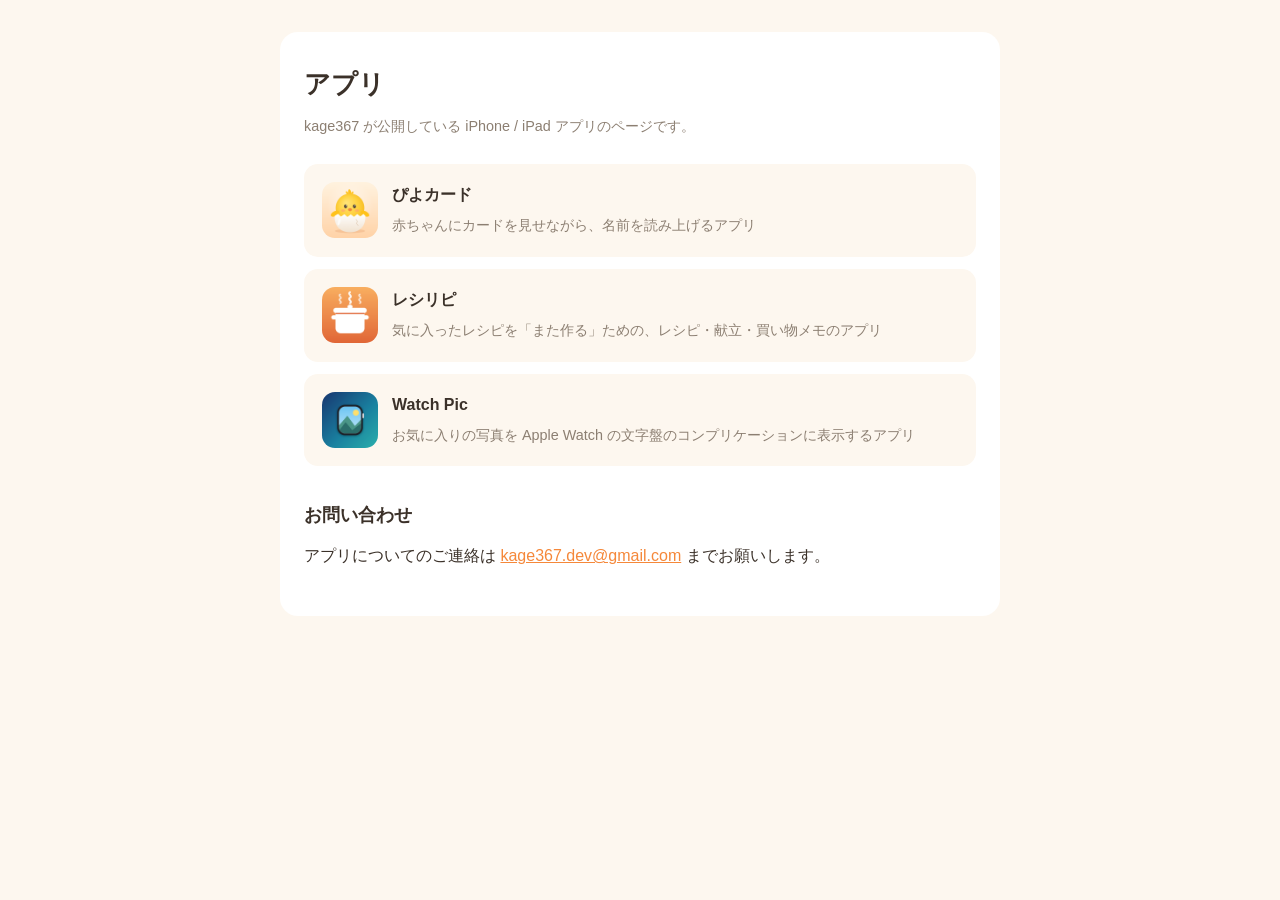
<file: index.html>
<!DOCTYPE html>
<html lang="ja">
<head>
<meta charset="utf-8">
<meta name="viewport" content="width=device-width, initial-scale=1">
<title>アプリ一覧 | kage367</title>
<link rel="stylesheet" href="style.css">
</head>
<body>
<main>
  <h1>アプリ</h1>
  <p class="meta">kage367 が公開している iPhone / iPad アプリのページです。</p>

  <ul class="app-list">
    <li>
      <a href="flashcard/">
        <img class="icon" src="flashcard/icon.png" alt="" width="56" height="56">
        <span>
          <span class="name">ぴよカード</span><br>
          <span class="desc">赤ちゃんにカードを見せながら、名前を読み上げるアプリ</span>
        </span>
      </a>
    </li>
    <li>
      <a href="reshiripi/">
        <img class="icon" src="reshiripi/icon.png" alt="" width="56" height="56">
        <span>
          <span class="name">レシリピ</span><br>
          <span class="desc">気に入ったレシピを「また作る」ための、レシピ・献立・買い物メモのアプリ</span>
        </span>
      </a>
    </li>
    <li>
      <a href="watchpic/">
        <img class="icon" src="watchpic/icon.png" alt="" width="56" height="56">
        <span>
          <span class="name">Watch Pic</span><br>
          <span class="desc">お気に入りの写真を Apple Watch の文字盤のコンプリケーションに表示するアプリ</span>
        </span>
      </a>
    </li>
  </ul>

  <h2>お問い合わせ</h2>
  <p>
    アプリについてのご連絡は
    <a href="mailto:kage367.dev@gmail.com">kage367.dev@gmail.com</a>
    までお願いします。
  </p>
</main>
</body>
</html>
</file>
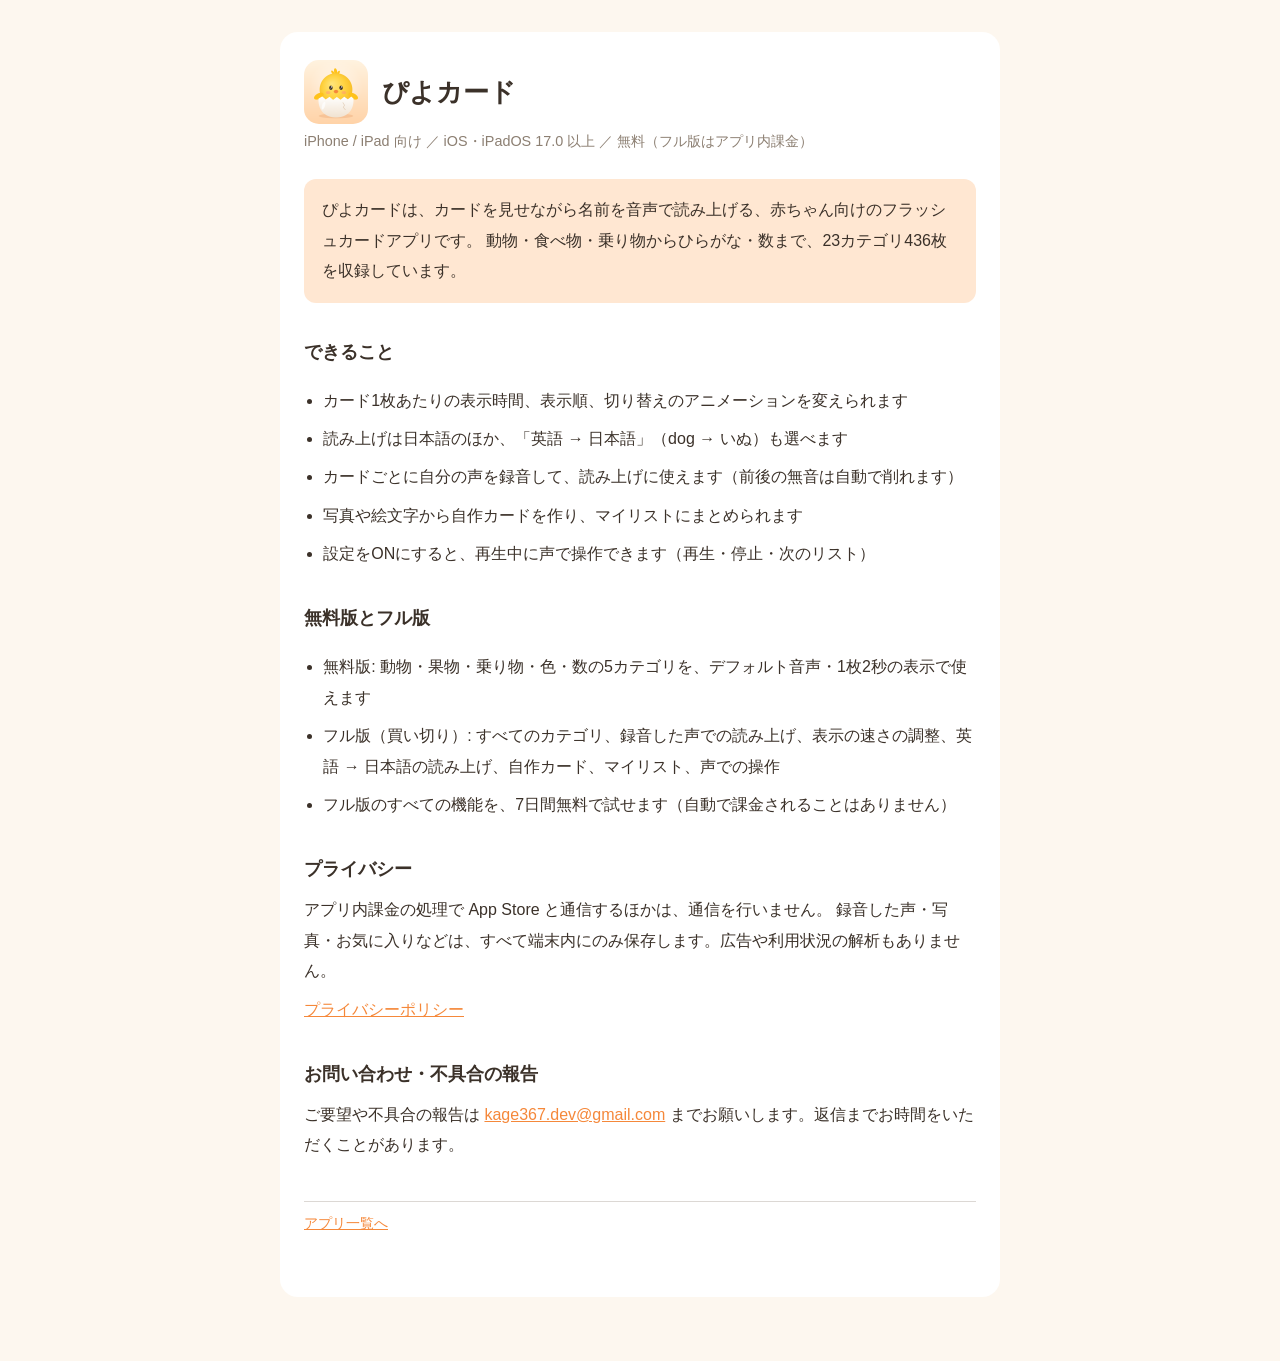
<file: flashcard/index.html>
<!DOCTYPE html>
<html lang="ja">
<head>
<meta charset="utf-8">
<meta name="viewport" content="width=device-width, initial-scale=1">
<title>ぴよカード | kage367</title>
<link rel="stylesheet" href="../style.css">
</head>
<body>
<main>
  <h1 class="app-title"><img src="icon.png" alt="" width="64" height="64">ぴよカード</h1>
  <p class="meta">iPhone / iPad 向け ／ iOS・iPadOS 17.0 以上 ／ 無料（フル版はアプリ内課金）</p>

  <p class="summary">
    ぴよカードは、カードを見せながら名前を音声で読み上げる、赤ちゃん向けのフラッシュカードアプリです。
    動物・食べ物・乗り物からひらがな・数まで、23カテゴリ436枚を収録しています。
  </p>

  <h2>できること</h2>
  <ul>
    <li>カード1枚あたりの表示時間、表示順、切り替えのアニメーションを変えられます</li>
    <li>読み上げは日本語のほか、「英語 → 日本語」（dog → いぬ）も選べます</li>
    <li>カードごとに自分の声を録音して、読み上げに使えます（前後の無音は自動で削れます）</li>
    <li>写真や絵文字から自作カードを作り、マイリストにまとめられます</li>
    <li>設定をONにすると、再生中に声で操作できます（再生・停止・次のリスト）</li>
  </ul>

  <h2>無料版とフル版</h2>
  <ul>
    <li>無料版: 動物・果物・乗り物・色・数の5カテゴリを、デフォルト音声・1枚2秒の表示で使えます</li>
    <li>フル版（買い切り）: すべてのカテゴリ、録音した声での読み上げ、表示の速さの調整、英語 → 日本語の読み上げ、自作カード、マイリスト、声での操作</li>
    <li>フル版のすべての機能を、7日間無料で試せます（自動で課金されることはありません）</li>
  </ul>

  <h2>プライバシー</h2>
  <p>
    アプリ内課金の処理で App Store と通信するほかは、通信を行いません。
    録音した声・写真・お気に入りなどは、すべて端末内にのみ保存します。広告や利用状況の解析もありません。
  </p>
  <p><a href="privacy.html">プライバシーポリシー</a></p>

  <h2>お問い合わせ・不具合の報告</h2>
  <p>
    ご要望や不具合の報告は
    <a href="mailto:kage367.dev@gmail.com">kage367.dev@gmail.com</a>
    までお願いします。返信までお時間をいただくことがあります。
  </p>

  <hr>
  <p class="meta"><a href="../">アプリ一覧へ</a></p>
</main>
</body>
</html>
</file>
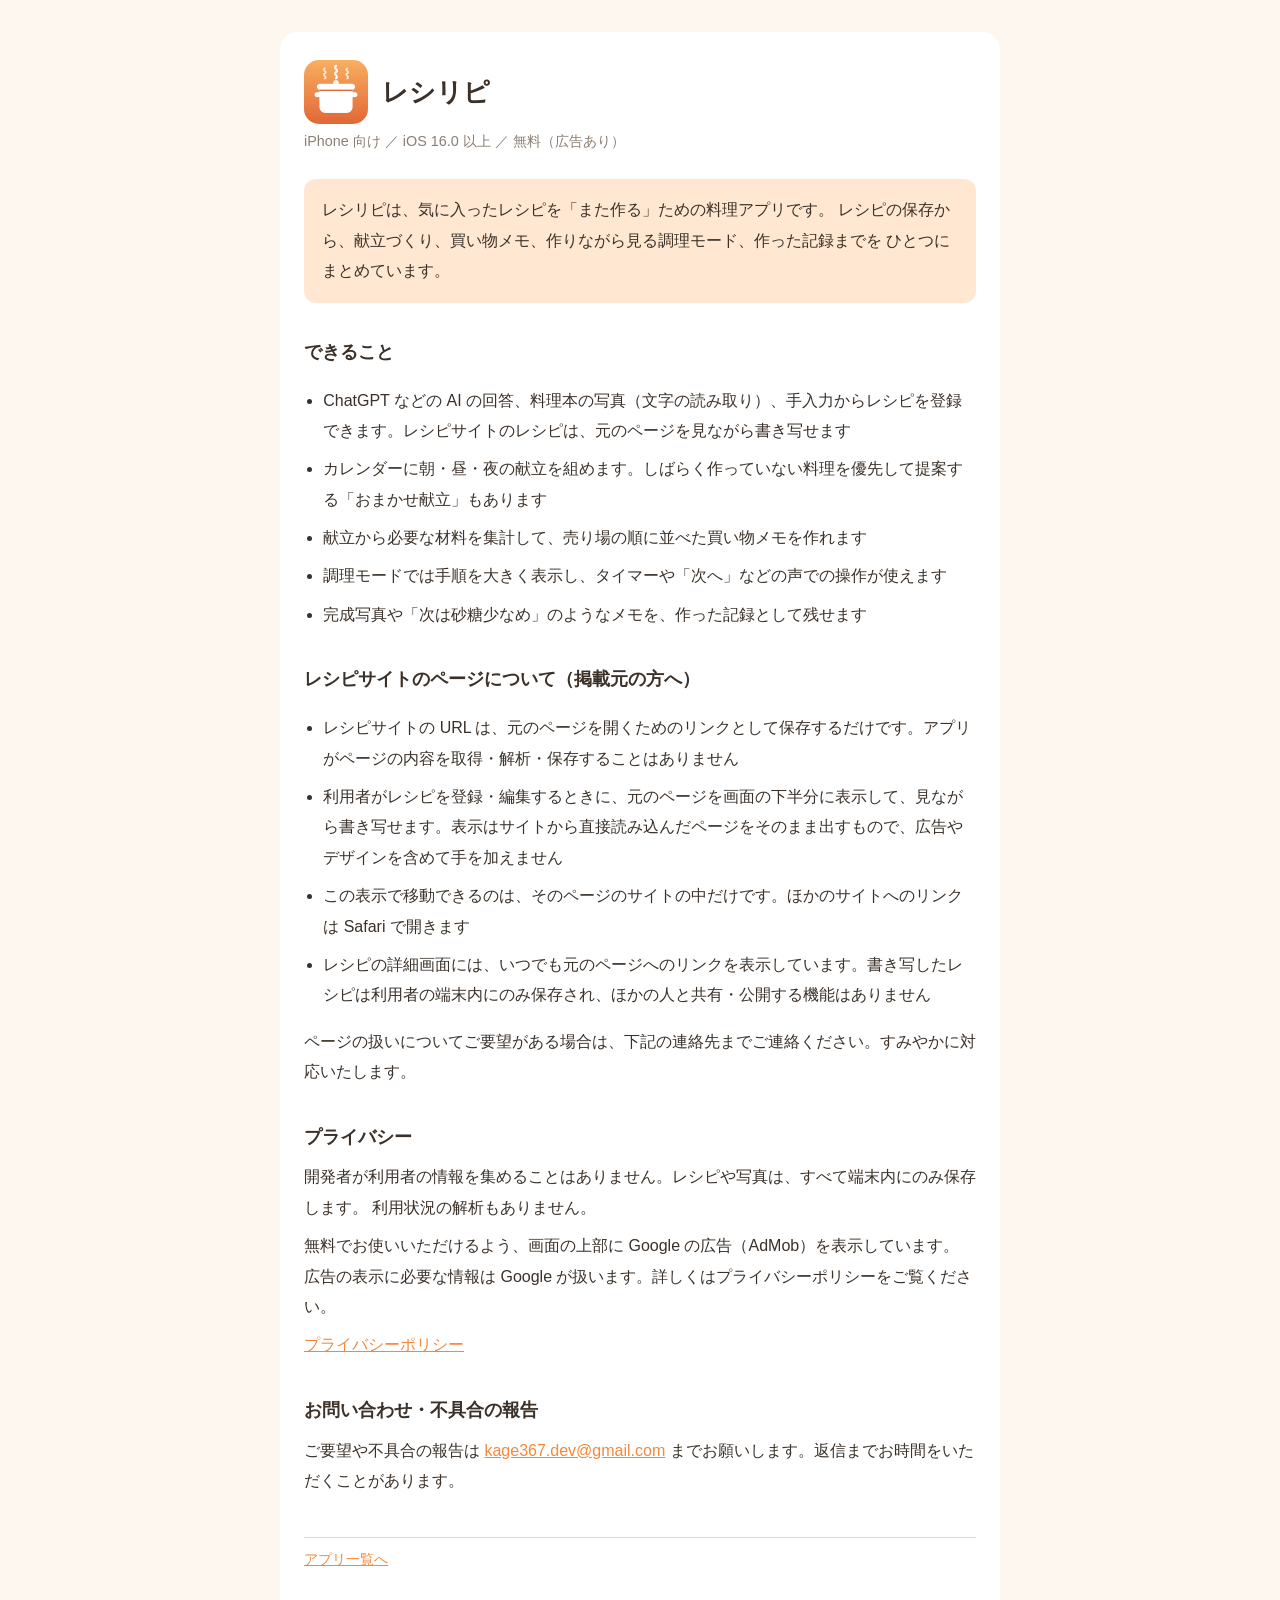
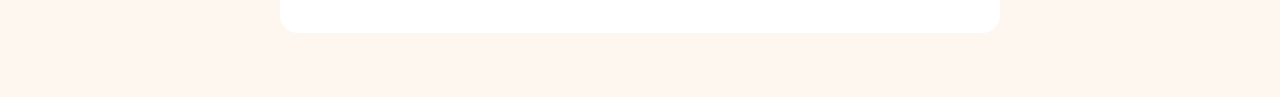
<file: reshiripi/index.html>
<!DOCTYPE html>
<html lang="ja">
<head>
<meta charset="utf-8">
<meta name="viewport" content="width=device-width, initial-scale=1">
<title>レシリピ | kage367</title>
<link rel="stylesheet" href="../style.css">
</head>
<body>
<main>
  <h1 class="app-title"><img src="icon.png" alt="" width="64" height="64">レシリピ</h1>
  <p class="meta">iPhone 向け ／ iOS 16.0 以上 ／ 無料（広告あり）</p>

  <p class="summary">
    レシリピは、気に入ったレシピを「また作る」ための料理アプリです。
    レシピの保存から、献立づくり、買い物メモ、作りながら見る調理モード、作った記録までを
    ひとつにまとめています。
  </p>

  <h2>できること</h2>
  <ul>
    <li>ChatGPT などの AI の回答、料理本の写真（文字の読み取り）、手入力からレシピを登録できます。レシピサイトのレシピは、元のページを見ながら書き写せます</li>
    <li>カレンダーに朝・昼・夜の献立を組めます。しばらく作っていない料理を優先して提案する「おまかせ献立」もあります</li>
    <li>献立から必要な材料を集計して、売り場の順に並べた買い物メモを作れます</li>
    <li>調理モードでは手順を大きく表示し、タイマーや「次へ」などの声での操作が使えます</li>
    <li>完成写真や「次は砂糖少なめ」のようなメモを、作った記録として残せます</li>
  </ul>

  <h2>レシピサイトのページについて（掲載元の方へ）</h2>
  <ul>
    <li>レシピサイトの URL は、元のページを開くためのリンクとして保存するだけです。アプリがページの内容を取得・解析・保存することはありません</li>
    <li>利用者がレシピを登録・編集するときに、元のページを画面の下半分に表示して、見ながら書き写せます。表示はサイトから直接読み込んだページをそのまま出すもので、広告やデザインを含めて手を加えません</li>
    <li>この表示で移動できるのは、そのページのサイトの中だけです。ほかのサイトへのリンクは Safari で開きます</li>
    <li>レシピの詳細画面には、いつでも元のページへのリンクを表示しています。書き写したレシピは利用者の端末内にのみ保存され、ほかの人と共有・公開する機能はありません</li>
  </ul>
  <p>
    ページの扱いについてご要望がある場合は、下記の連絡先までご連絡ください。すみやかに対応いたします。
  </p>

  <h2>プライバシー</h2>
  <p>
    開発者が利用者の情報を集めることはありません。レシピや写真は、すべて端末内にのみ保存します。
    利用状況の解析もありません。
  </p>
  <p>
    無料でお使いいただけるよう、画面の上部に Google の広告（AdMob）を表示しています。
    広告の表示に必要な情報は Google が扱います。詳しくはプライバシーポリシーをご覧ください。
  </p>
  <p><a href="privacy.html">プライバシーポリシー</a></p>

  <h2>お問い合わせ・不具合の報告</h2>
  <p>
    ご要望や不具合の報告は
    <a href="mailto:kage367.dev@gmail.com">kage367.dev@gmail.com</a>
    までお願いします。返信までお時間をいただくことがあります。
  </p>

  <hr>
  <p class="meta"><a href="../">アプリ一覧へ</a></p>
</main>
</body>
</html>
</file>
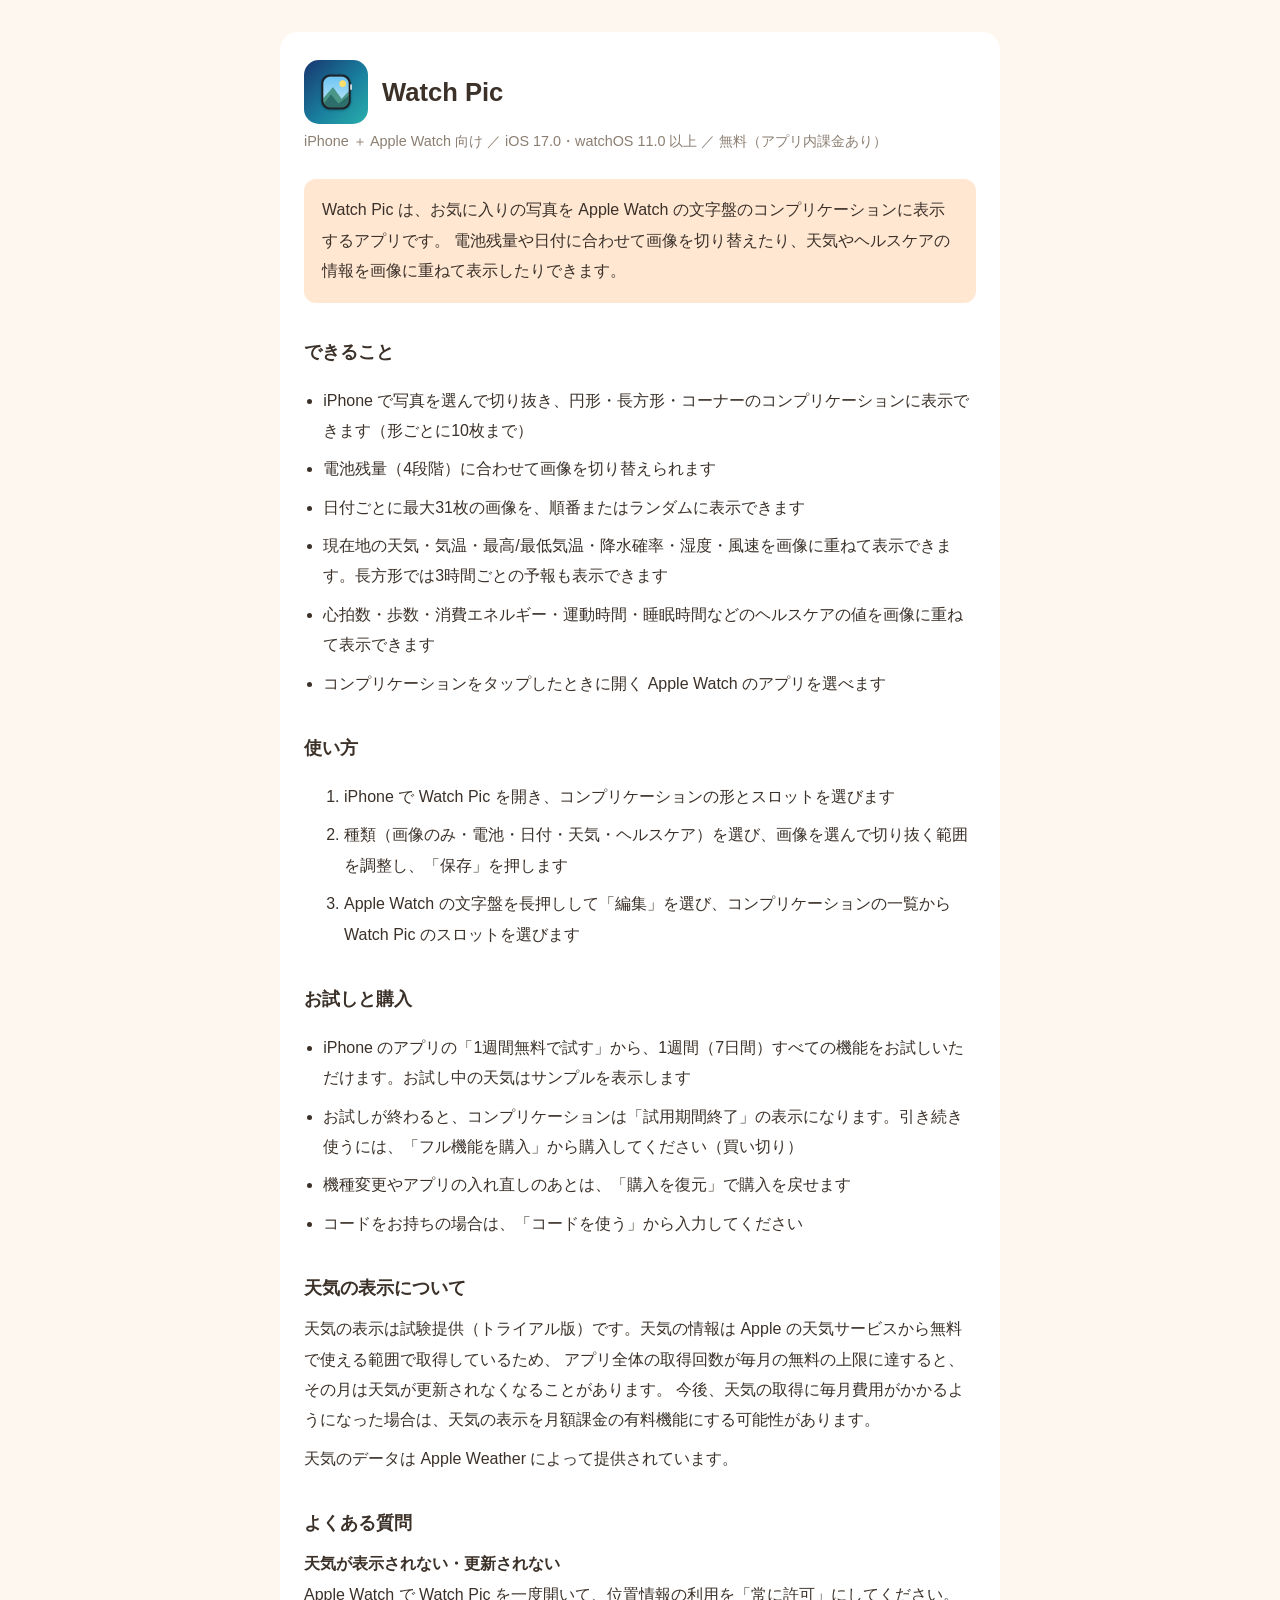
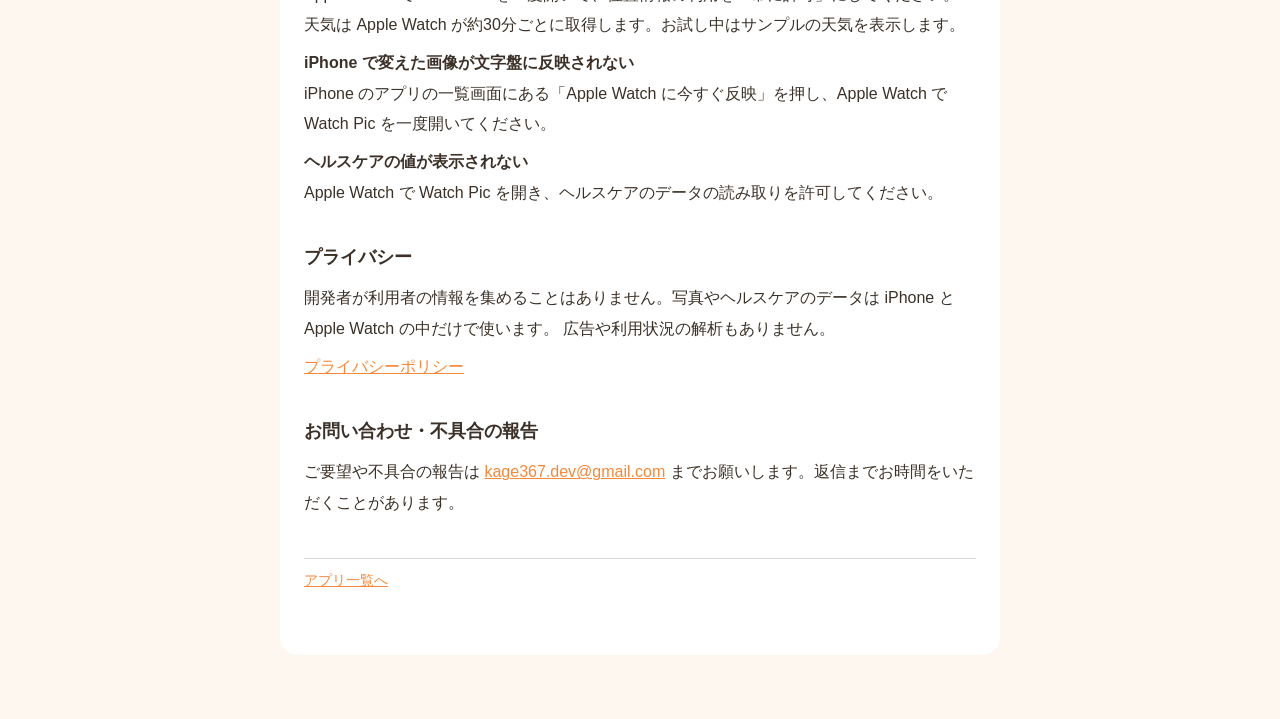
<file: watchpic/index.html>
<!DOCTYPE html>
<html lang="ja">
<head>
<meta charset="utf-8">
<meta name="viewport" content="width=device-width, initial-scale=1">
<title>Watch Pic | kage367</title>
<link rel="stylesheet" href="../style.css">
</head>
<body>
<main>
  <h1 class="app-title"><img src="icon.png" alt="" width="64" height="64">Watch Pic</h1>
  <p class="meta">iPhone ＋ Apple Watch 向け ／ iOS 17.0・watchOS 11.0 以上 ／ 無料（アプリ内課金あり）</p>

  <p class="summary">
    Watch Pic は、お気に入りの写真を Apple Watch の文字盤のコンプリケーションに表示するアプリです。
    電池残量や日付に合わせて画像を切り替えたり、天気やヘルスケアの情報を画像に重ねて表示したりできます。
  </p>

  <h2>できること</h2>
  <ul>
    <li>iPhone で写真を選んで切り抜き、円形・長方形・コーナーのコンプリケーションに表示できます（形ごとに10枚まで）</li>
    <li>電池残量（4段階）に合わせて画像を切り替えられます</li>
    <li>日付ごとに最大31枚の画像を、順番またはランダムに表示できます</li>
    <li>現在地の天気・気温・最高/最低気温・降水確率・湿度・風速を画像に重ねて表示できます。長方形では3時間ごとの予報も表示できます</li>
    <li>心拍数・歩数・消費エネルギー・運動時間・睡眠時間などのヘルスケアの値を画像に重ねて表示できます</li>
    <li>コンプリケーションをタップしたときに開く Apple Watch のアプリを選べます</li>
  </ul>

  <h2>使い方</h2>
  <ol>
    <li>iPhone で Watch Pic を開き、コンプリケーションの形とスロットを選びます</li>
    <li>種類（画像のみ・電池・日付・天気・ヘルスケア）を選び、画像を選んで切り抜く範囲を調整し、「保存」を押します</li>
    <li>Apple Watch の文字盤を長押しして「編集」を選び、コンプリケーションの一覧から Watch Pic のスロットを選びます</li>
  </ol>

  <h2>お試しと購入</h2>
  <ul>
    <li>iPhone のアプリの「1週間無料で試す」から、1週間（7日間）すべての機能をお試しいただけます。お試し中の天気はサンプルを表示します</li>
    <li>お試しが終わると、コンプリケーションは「試用期間終了」の表示になります。引き続き使うには、「フル機能を購入」から購入してください（買い切り）</li>
    <li>機種変更やアプリの入れ直しのあとは、「購入を復元」で購入を戻せます</li>
    <li>コードをお持ちの場合は、「コードを使う」から入力してください</li>
  </ul>

  <h2>天気の表示について</h2>
  <p>
    天気の表示は試験提供（トライアル版）です。天気の情報は Apple の天気サービスから無料で使える範囲で取得しているため、
    アプリ全体の取得回数が毎月の無料の上限に達すると、その月は天気が更新されなくなることがあります。
    今後、天気の取得に毎月費用がかかるようになった場合は、天気の表示を月額課金の有料機能にする可能性があります。
  </p>
  <p>天気のデータは Apple Weather によって提供されています。</p>

  <h2>よくある質問</h2>
  <p><strong>天気が表示されない・更新されない</strong><br>
    Apple Watch で Watch Pic を一度開いて、位置情報の利用を「常に許可」にしてください。
    天気は Apple Watch が約30分ごとに取得します。お試し中はサンプルの天気を表示します。</p>
  <p><strong>iPhone で変えた画像が文字盤に反映されない</strong><br>
    iPhone のアプリの一覧画面にある「Apple Watch に今すぐ反映」を押し、Apple Watch で Watch Pic を一度開いてください。</p>
  <p><strong>ヘルスケアの値が表示されない</strong><br>
    Apple Watch で Watch Pic を開き、ヘルスケアのデータの読み取りを許可してください。</p>

  <h2>プライバシー</h2>
  <p>
    開発者が利用者の情報を集めることはありません。写真やヘルスケアのデータは iPhone と Apple Watch の中だけで使います。
    広告や利用状況の解析もありません。
  </p>
  <p><a href="privacy.html">プライバシーポリシー</a></p>

  <h2>お問い合わせ・不具合の報告</h2>
  <p>
    ご要望や不具合の報告は
    <a href="mailto:kage367.dev@gmail.com">kage367.dev@gmail.com</a>
    までお願いします。返信までお時間をいただくことがあります。
  </p>

  <hr>
  <p class="meta"><a href="../">アプリ一覧へ</a></p>
</main>
</body>
</html>
</file>
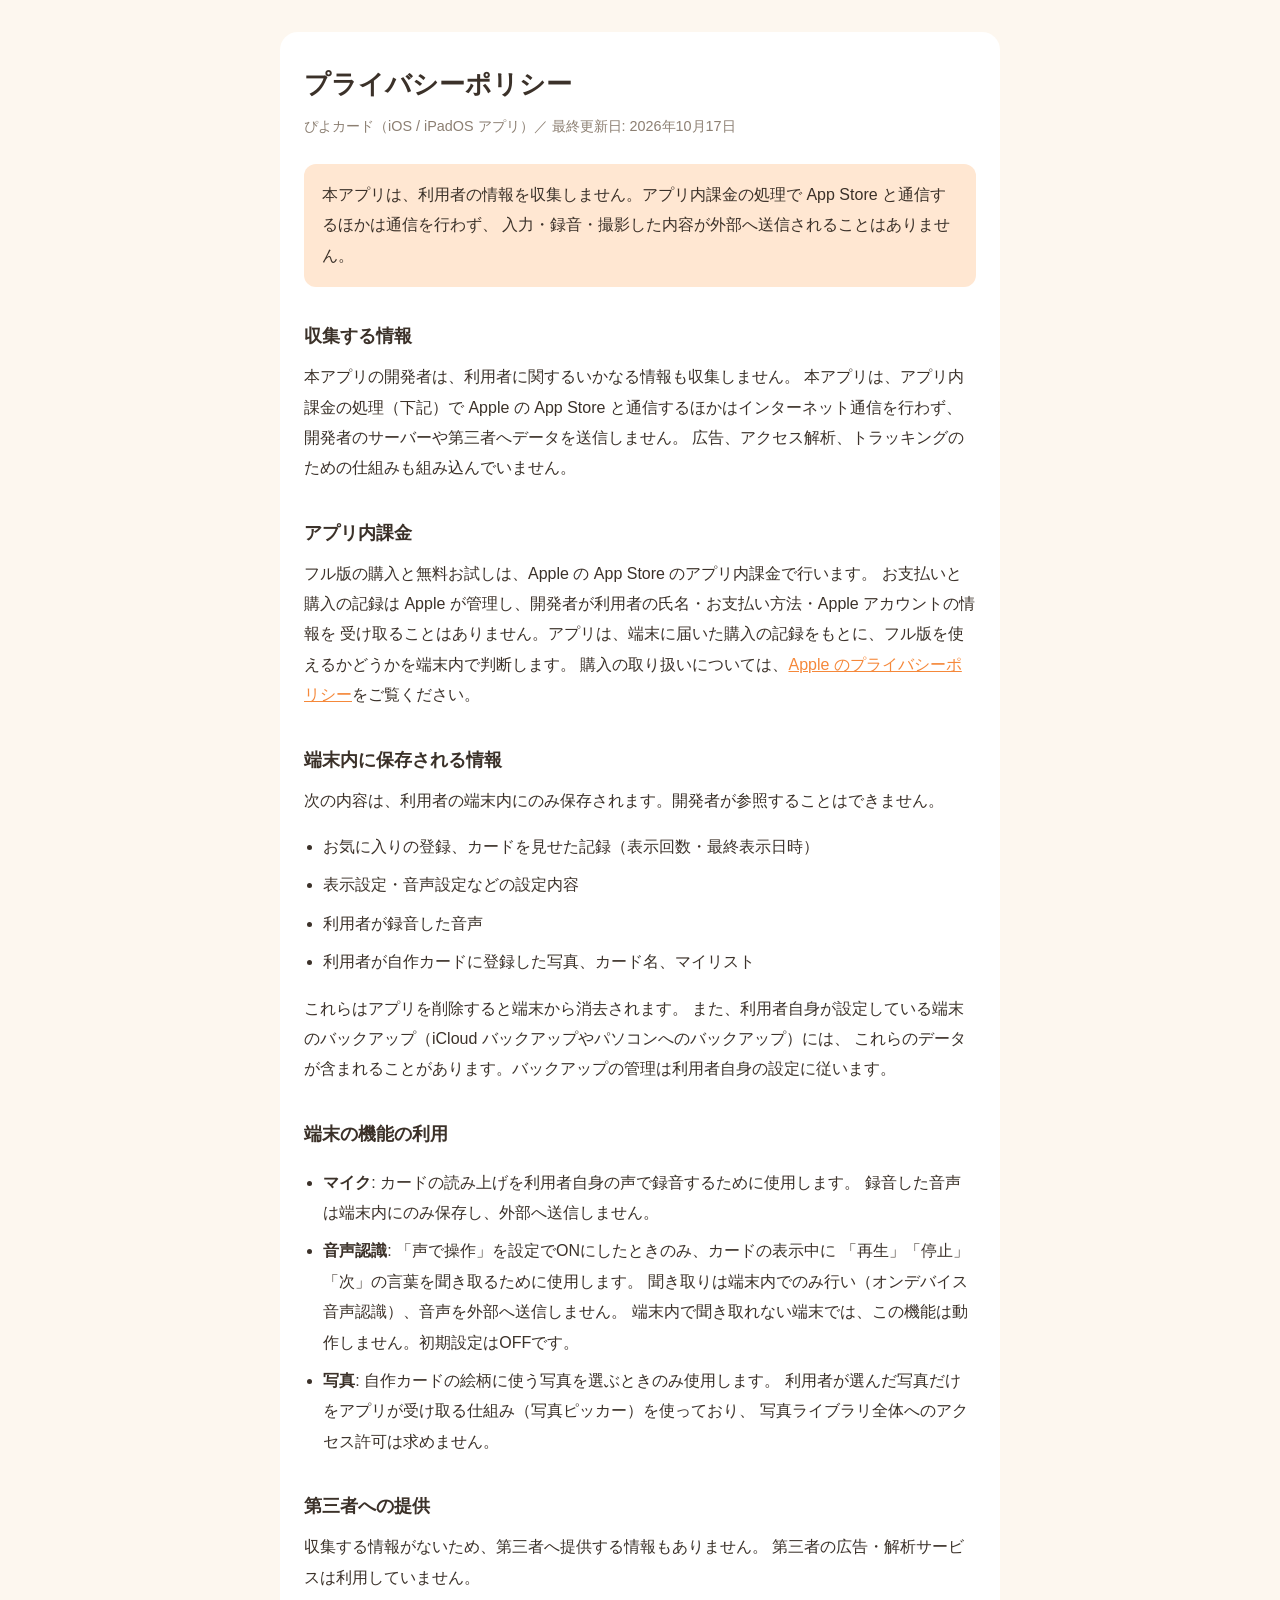
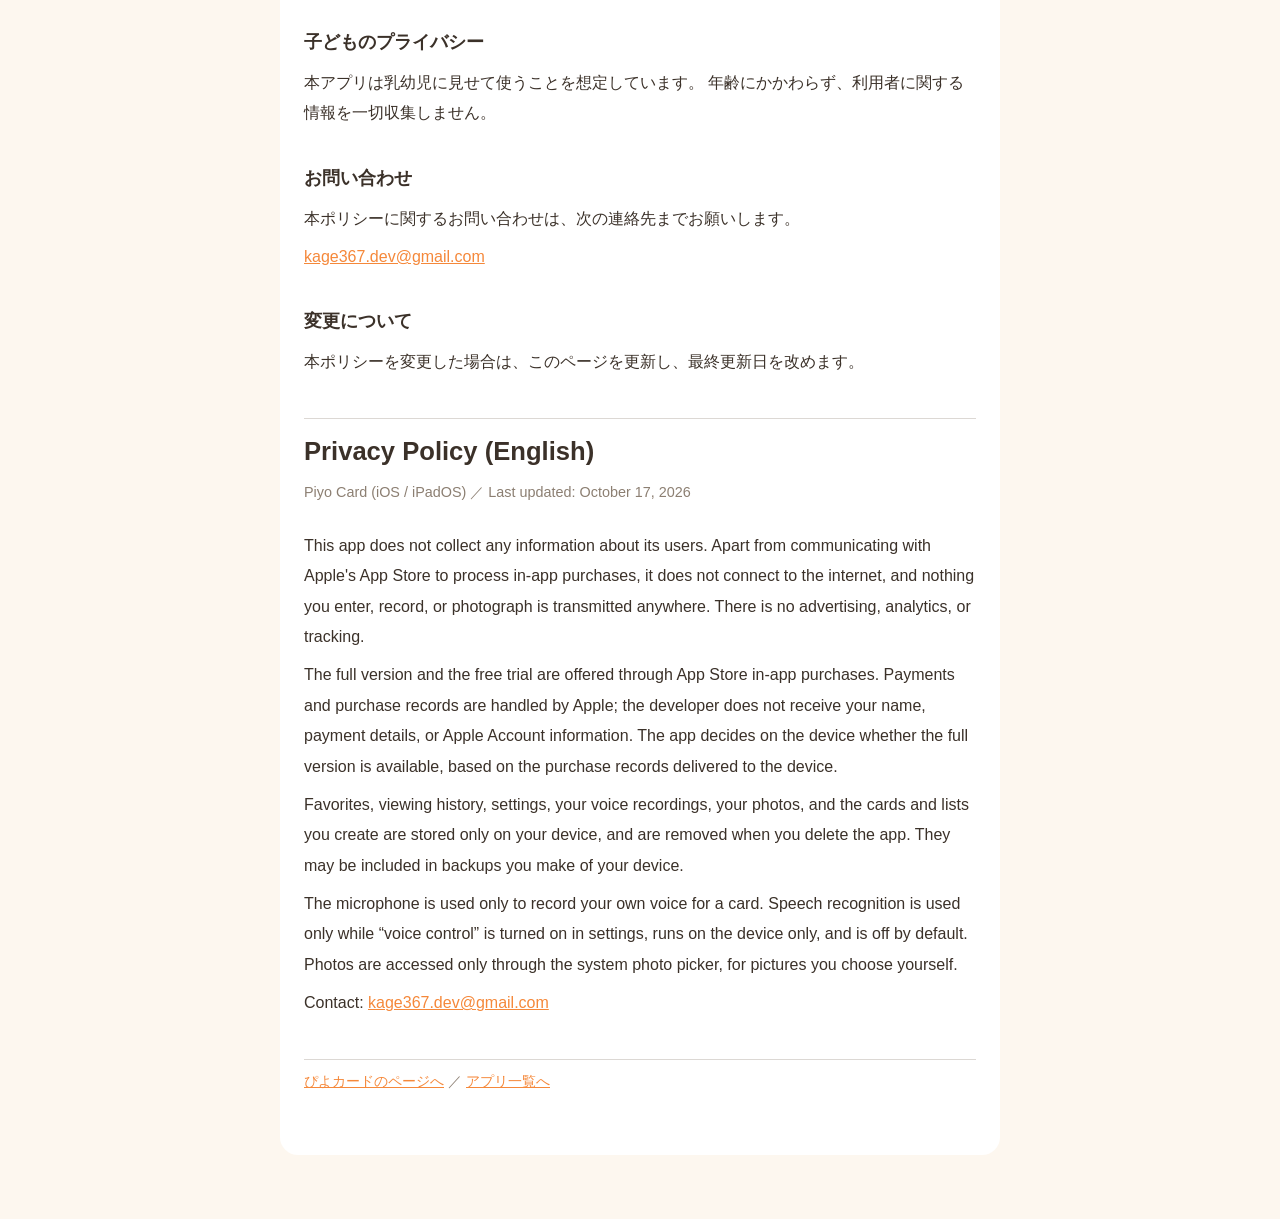
<file: flashcard/privacy.html>
<!DOCTYPE html>
<html lang="ja">
<head>
<meta charset="utf-8">
<meta name="viewport" content="width=device-width, initial-scale=1">
<title>プライバシーポリシー | ぴよカード</title>
<link rel="stylesheet" href="../style.css">
</head>
<body>
<main>
  <h1>プライバシーポリシー</h1>
  <p class="meta">ぴよカード（iOS / iPadOS アプリ）／ 最終更新日: 2026年10月17日</p>

  <p class="summary">
    本アプリは、利用者の情報を収集しません。アプリ内課金の処理で App Store と通信するほかは通信を行わず、
    入力・録音・撮影した内容が外部へ送信されることはありません。
  </p>

  <h2>収集する情報</h2>
  <p>
    本アプリの開発者は、利用者に関するいかなる情報も収集しません。
    本アプリは、アプリ内課金の処理（下記）で Apple の App Store と通信するほかはインターネット通信を行わず、
    開発者のサーバーや第三者へデータを送信しません。
    広告、アクセス解析、トラッキングのための仕組みも組み込んでいません。
  </p>

  <h2>アプリ内課金</h2>
  <p>
    フル版の購入と無料お試しは、Apple の App Store のアプリ内課金で行います。
    お支払いと購入の記録は Apple が管理し、開発者が利用者の氏名・お支払い方法・Apple アカウントの情報を
    受け取ることはありません。アプリは、端末に届いた購入の記録をもとに、フル版を使えるかどうかを端末内で判断します。
    購入の取り扱いについては、<a href="https://www.apple.com/legal/privacy/">Apple のプライバシーポリシー</a>をご覧ください。
  </p>

  <h2>端末内に保存される情報</h2>
  <p>次の内容は、利用者の端末内にのみ保存されます。開発者が参照することはできません。</p>
  <ul>
    <li>お気に入りの登録、カードを見せた記録（表示回数・最終表示日時）</li>
    <li>表示設定・音声設定などの設定内容</li>
    <li>利用者が録音した音声</li>
    <li>利用者が自作カードに登録した写真、カード名、マイリスト</li>
  </ul>
  <p>
    これらはアプリを削除すると端末から消去されます。
    また、利用者自身が設定している端末のバックアップ（iCloud バックアップやパソコンへのバックアップ）には、
    これらのデータが含まれることがあります。バックアップの管理は利用者自身の設定に従います。
  </p>

  <h2>端末の機能の利用</h2>
  <ul>
    <li>
      <strong>マイク</strong>: カードの読み上げを利用者自身の声で録音するために使用します。
      録音した音声は端末内にのみ保存し、外部へ送信しません。
    </li>
    <li>
      <strong>音声認識</strong>: 「声で操作」を設定でONにしたときのみ、カードの表示中に
      「再生」「停止」「次」の言葉を聞き取るために使用します。
      聞き取りは端末内でのみ行い（オンデバイス音声認識）、音声を外部へ送信しません。
      端末内で聞き取れない端末では、この機能は動作しません。初期設定はOFFです。
    </li>
    <li>
      <strong>写真</strong>: 自作カードの絵柄に使う写真を選ぶときのみ使用します。
      利用者が選んだ写真だけをアプリが受け取る仕組み（写真ピッカー）を使っており、
      写真ライブラリ全体へのアクセス許可は求めません。
    </li>
  </ul>

  <h2>第三者への提供</h2>
  <p>
    収集する情報がないため、第三者へ提供する情報もありません。
    第三者の広告・解析サービスは利用していません。
  </p>

  <h2>子どものプライバシー</h2>
  <p>
    本アプリは乳幼児に見せて使うことを想定しています。
    年齢にかかわらず、利用者に関する情報を一切収集しません。
  </p>

  <h2>お問い合わせ</h2>
  <p>本ポリシーに関するお問い合わせは、次の連絡先までお願いします。</p>
  <p><a href="mailto:kage367.dev@gmail.com">kage367.dev@gmail.com</a></p>

  <h2>変更について</h2>
  <p>本ポリシーを変更した場合は、このページを更新し、最終更新日を改めます。</p>

  <hr>

  <h1>Privacy Policy (English)</h1>
  <p class="meta">Piyo Card (iOS / iPadOS) ／ Last updated: October 17, 2026</p>
  <p>
    This app does not collect any information about its users. Apart from communicating with Apple's
    App Store to process in-app purchases, it does not connect to the internet, and nothing you enter,
    record, or photograph is transmitted anywhere. There is no advertising, analytics, or tracking.
  </p>
  <p>
    The full version and the free trial are offered through App Store in-app purchases. Payments and
    purchase records are handled by Apple; the developer does not receive your name, payment details,
    or Apple Account information. The app decides on the device whether the full version is available,
    based on the purchase records delivered to the device.
  </p>
  <p>
    Favorites, viewing history, settings, your voice recordings, your photos, and the cards and lists
    you create are stored only on your device, and are removed when you delete the app. They may be
    included in backups you make of your device.
  </p>
  <p>
    The microphone is used only to record your own voice for a card. Speech recognition is used only
    while “voice control” is turned on in settings, runs on the device only, and is off by default.
    Photos are accessed only through the system photo picker, for pictures you choose yourself.
  </p>
  <p>Contact: <a href="mailto:kage367.dev@gmail.com">kage367.dev@gmail.com</a></p>

  <hr>
  <p class="meta"><a href="./">ぴよカードのページへ</a> ／ <a href="../">アプリ一覧へ</a></p>
</main>
</body>
</html>
</file>
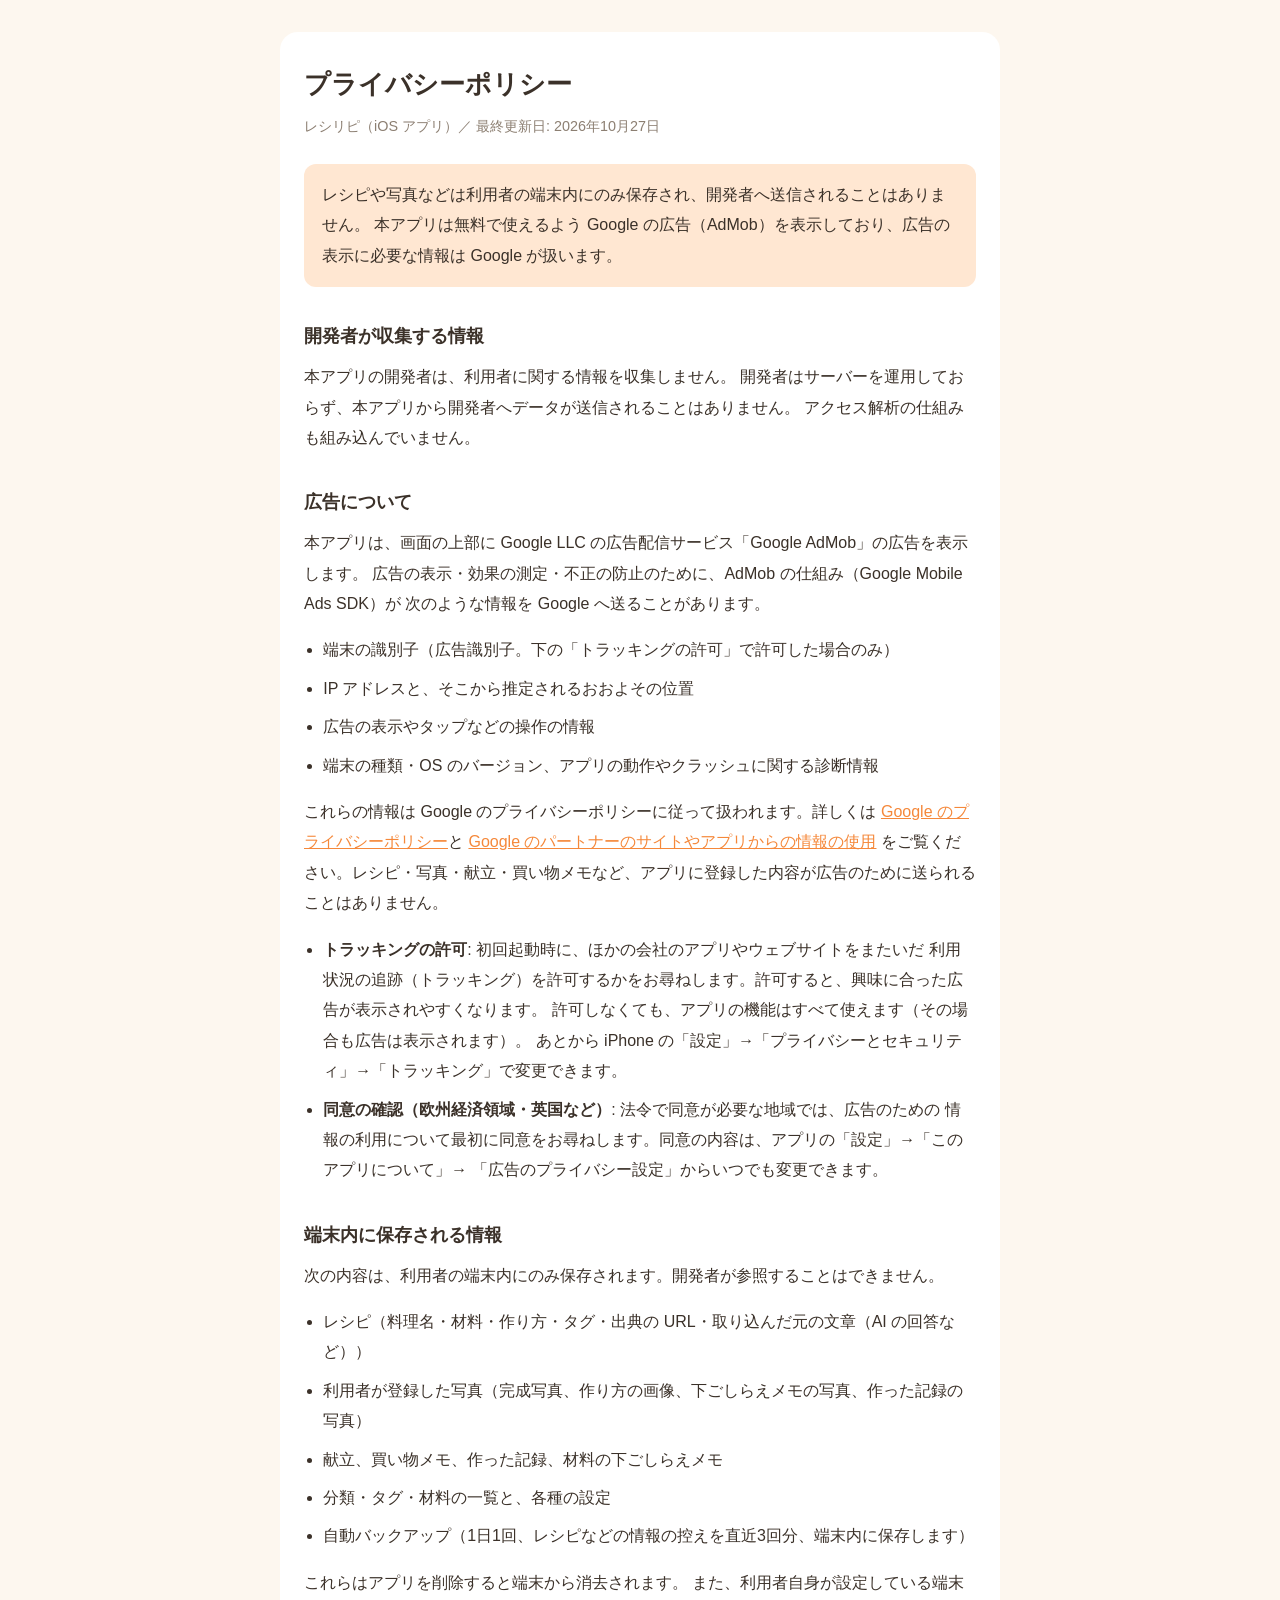
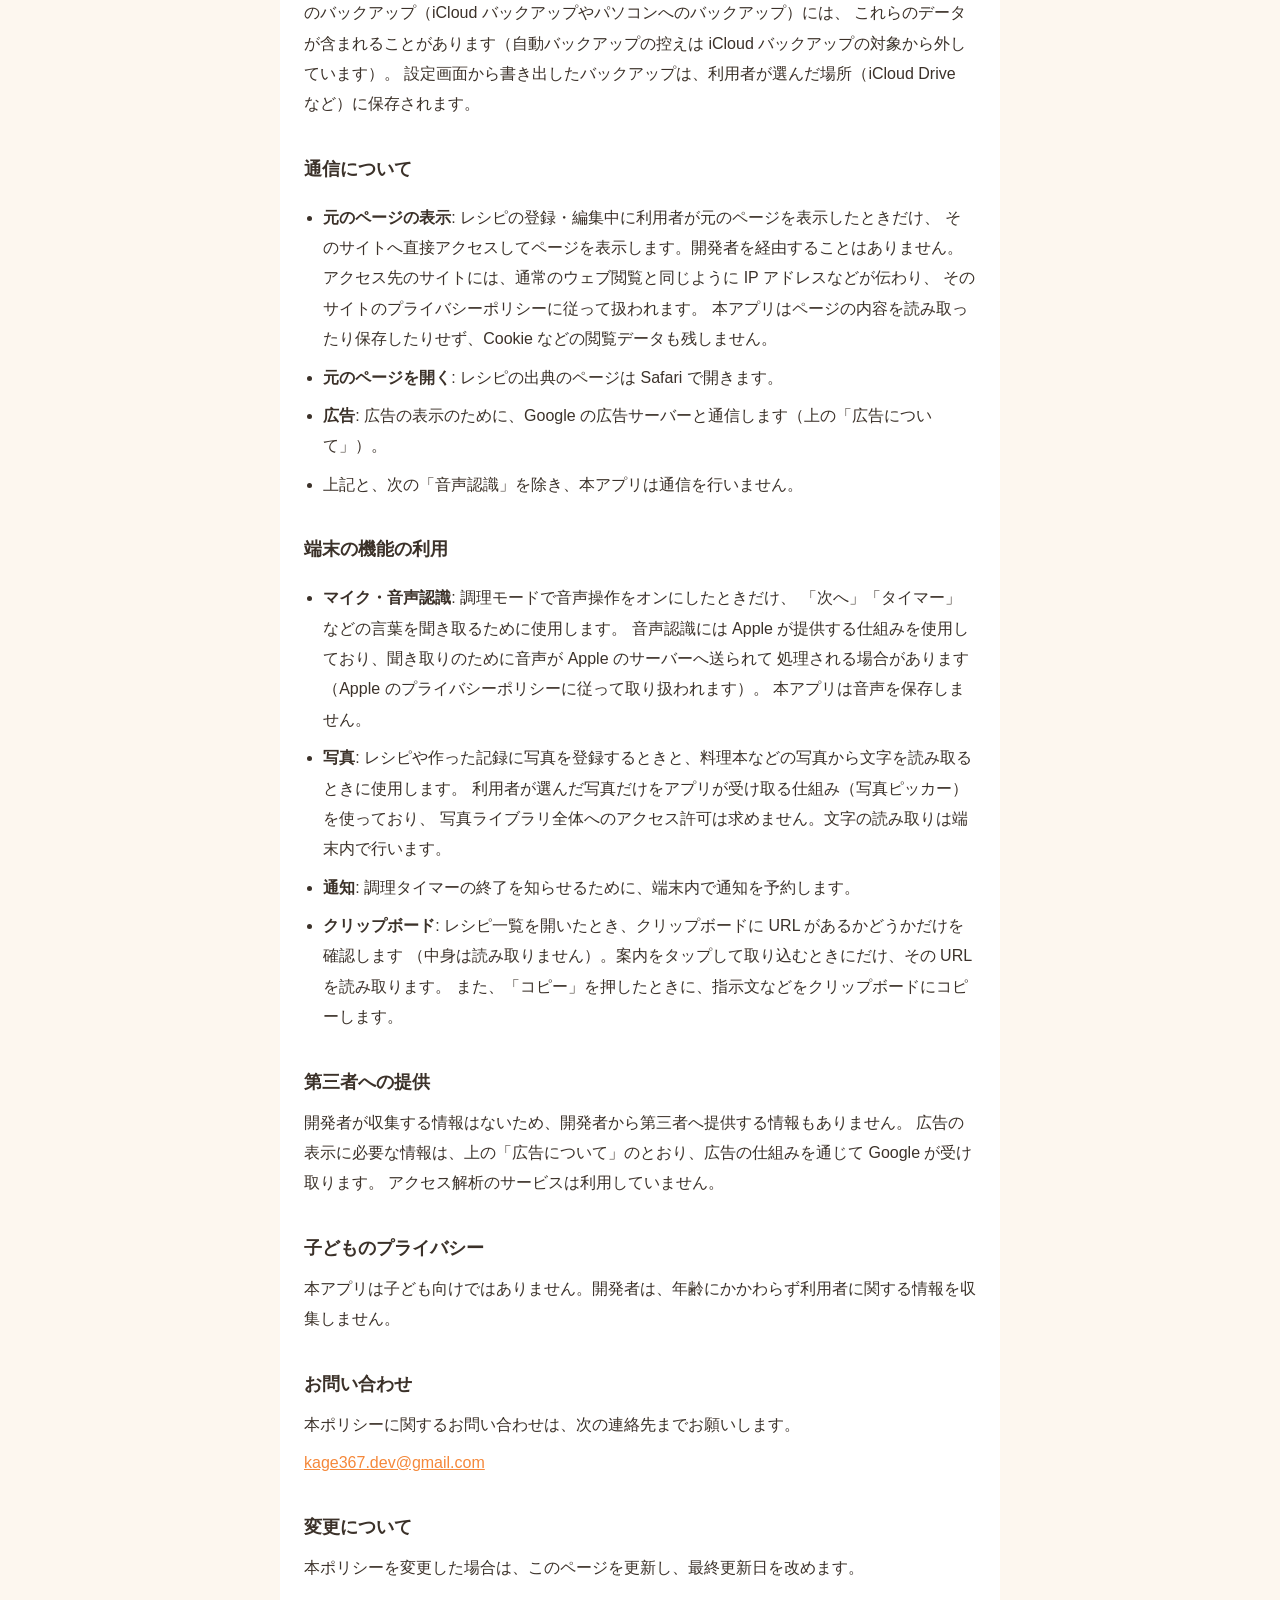
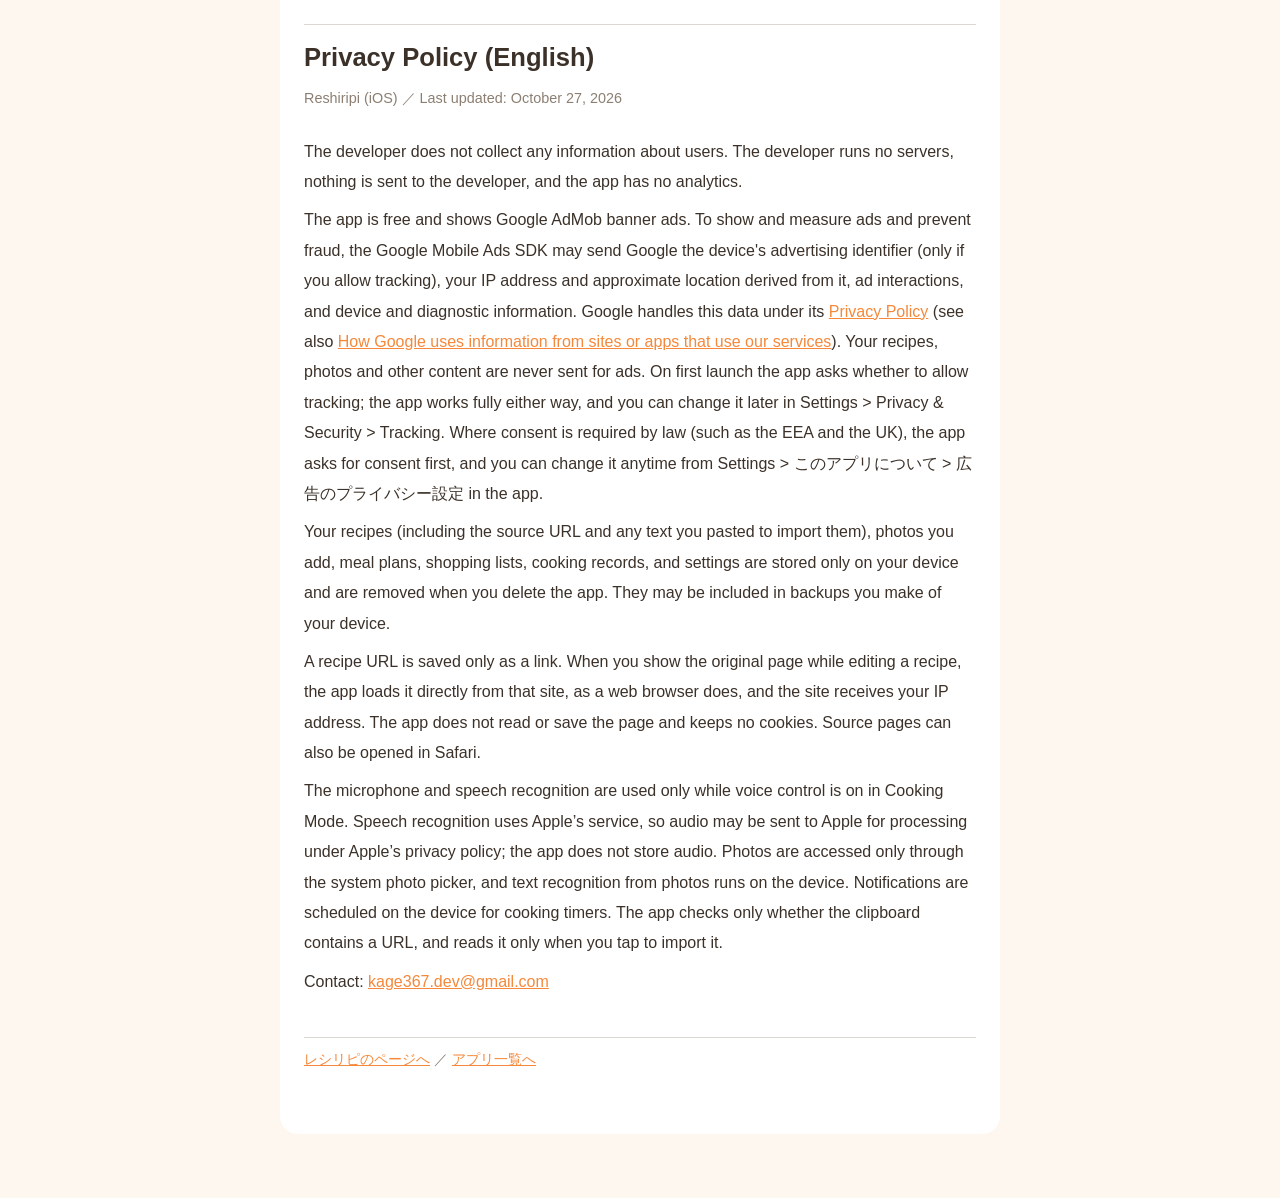
<file: reshiripi/privacy.html>
<!DOCTYPE html>
<html lang="ja">
<head>
<meta charset="utf-8">
<meta name="viewport" content="width=device-width, initial-scale=1">
<title>プライバシーポリシー | レシリピ</title>
<link rel="stylesheet" href="../style.css">
</head>
<body>
<main>
  <h1>プライバシーポリシー</h1>
  <p class="meta">レシリピ（iOS アプリ）／ 最終更新日: 2026年10月27日</p>

  <p class="summary">
    レシピや写真などは利用者の端末内にのみ保存され、開発者へ送信されることはありません。
    本アプリは無料で使えるよう Google の広告（AdMob）を表示しており、広告の表示に必要な情報は
    Google が扱います。
  </p>

  <h2>開発者が収集する情報</h2>
  <p>
    本アプリの開発者は、利用者に関する情報を収集しません。
    開発者はサーバーを運用しておらず、本アプリから開発者へデータが送信されることはありません。
    アクセス解析の仕組みも組み込んでいません。
  </p>

  <h2>広告について</h2>
  <p>
    本アプリは、画面の上部に Google LLC の広告配信サービス「Google AdMob」の広告を表示します。
    広告の表示・効果の測定・不正の防止のために、AdMob の仕組み（Google Mobile Ads SDK）が
    次のような情報を Google へ送ることがあります。
  </p>
  <ul>
    <li>端末の識別子（広告識別子。下の「トラッキングの許可」で許可した場合のみ）</li>
    <li>IP アドレスと、そこから推定されるおおよその位置</li>
    <li>広告の表示やタップなどの操作の情報</li>
    <li>端末の種類・OS のバージョン、アプリの動作やクラッシュに関する診断情報</li>
  </ul>
  <p>
    これらの情報は Google のプライバシーポリシーに従って扱われます。詳しくは
    <a href="https://policies.google.com/privacy?hl=ja">Google のプライバシーポリシー</a>と
    <a href="https://policies.google.com/technologies/partner-sites?hl=ja">Google のパートナーのサイトやアプリからの情報の使用</a>
    をご覧ください。レシピ・写真・献立・買い物メモなど、アプリに登録した内容が広告のために送られることはありません。
  </p>
  <ul>
    <li>
      <strong>トラッキングの許可</strong>: 初回起動時に、ほかの会社のアプリやウェブサイトをまたいだ
      利用状況の追跡（トラッキング）を許可するかをお尋ねします。許可すると、興味に合った広告が表示されやすくなります。
      許可しなくても、アプリの機能はすべて使えます（その場合も広告は表示されます）。
      あとから iPhone の「設定」→「プライバシーとセキュリティ」→「トラッキング」で変更できます。
    </li>
    <li>
      <strong>同意の確認（欧州経済領域・英国など）</strong>: 法令で同意が必要な地域では、広告のための
      情報の利用について最初に同意をお尋ねします。同意の内容は、アプリの「設定」→「このアプリについて」→
      「広告のプライバシー設定」からいつでも変更できます。
    </li>
  </ul>

  <h2>端末内に保存される情報</h2>
  <p>次の内容は、利用者の端末内にのみ保存されます。開発者が参照することはできません。</p>
  <ul>
    <li>レシピ（料理名・材料・作り方・タグ・出典の URL・取り込んだ元の文章（AI の回答など））</li>
    <li>利用者が登録した写真（完成写真、作り方の画像、下ごしらえメモの写真、作った記録の写真）</li>
    <li>献立、買い物メモ、作った記録、材料の下ごしらえメモ</li>
    <li>分類・タグ・材料の一覧と、各種の設定</li>
    <li>自動バックアップ（1日1回、レシピなどの情報の控えを直近3回分、端末内に保存します）</li>
  </ul>
  <p>
    これらはアプリを削除すると端末から消去されます。
    また、利用者自身が設定している端末のバックアップ（iCloud バックアップやパソコンへのバックアップ）には、
    これらのデータが含まれることがあります（自動バックアップの控えは iCloud バックアップの対象から外しています）。
    設定画面から書き出したバックアップは、利用者が選んだ場所（iCloud Drive など）に保存されます。
  </p>

  <h2>通信について</h2>
  <ul>
    <li>
      <strong>元のページの表示</strong>: レシピの登録・編集中に利用者が元のページを表示したときだけ、
      そのサイトへ直接アクセスしてページを表示します。開発者を経由することはありません。
      アクセス先のサイトには、通常のウェブ閲覧と同じように IP アドレスなどが伝わり、
      そのサイトのプライバシーポリシーに従って扱われます。
      本アプリはページの内容を読み取ったり保存したりせず、Cookie などの閲覧データも残しません。
    </li>
    <li>
      <strong>元のページを開く</strong>: レシピの出典のページは Safari で開きます。
    </li>
    <li>
      <strong>広告</strong>: 広告の表示のために、Google の広告サーバーと通信します（上の「広告について」）。
    </li>
    <li>上記と、次の「音声認識」を除き、本アプリは通信を行いません。</li>
  </ul>

  <h2>端末の機能の利用</h2>
  <ul>
    <li>
      <strong>マイク・音声認識</strong>: 調理モードで音声操作をオンにしたときだけ、
      「次へ」「タイマー」などの言葉を聞き取るために使用します。
      音声認識には Apple が提供する仕組みを使用しており、聞き取りのために音声が Apple のサーバーへ送られて
      処理される場合があります（Apple のプライバシーポリシーに従って取り扱われます）。
      本アプリは音声を保存しません。
    </li>
    <li>
      <strong>写真</strong>: レシピや作った記録に写真を登録するときと、料理本などの写真から文字を読み取るときに使用します。
      利用者が選んだ写真だけをアプリが受け取る仕組み（写真ピッカー）を使っており、
      写真ライブラリ全体へのアクセス許可は求めません。文字の読み取りは端末内で行います。
    </li>
    <li>
      <strong>通知</strong>: 調理タイマーの終了を知らせるために、端末内で通知を予約します。
    </li>
    <li>
      <strong>クリップボード</strong>: レシピ一覧を開いたとき、クリップボードに URL があるかどうかだけを確認します
      （中身は読み取りません）。案内をタップして取り込むときにだけ、その URL を読み取ります。
      また、「コピー」を押したときに、指示文などをクリップボードにコピーします。
    </li>
  </ul>

  <h2>第三者への提供</h2>
  <p>
    開発者が収集する情報はないため、開発者から第三者へ提供する情報もありません。
    広告の表示に必要な情報は、上の「広告について」のとおり、広告の仕組みを通じて Google が受け取ります。
    アクセス解析のサービスは利用していません。
  </p>

  <h2>子どものプライバシー</h2>
  <p>
    本アプリは子ども向けではありません。開発者は、年齢にかかわらず利用者に関する情報を収集しません。
  </p>

  <h2>お問い合わせ</h2>
  <p>本ポリシーに関するお問い合わせは、次の連絡先までお願いします。</p>
  <p><a href="mailto:kage367.dev@gmail.com">kage367.dev@gmail.com</a></p>

  <h2>変更について</h2>
  <p>本ポリシーを変更した場合は、このページを更新し、最終更新日を改めます。</p>

  <hr>

  <h1>Privacy Policy (English)</h1>
  <p class="meta">Reshiripi (iOS) ／ Last updated: October 27, 2026</p>
  <p>
    The developer does not collect any information about users. The developer runs no servers,
    nothing is sent to the developer, and the app has no analytics.
  </p>
  <p>
    The app is free and shows Google AdMob banner ads. To show and measure ads and prevent fraud,
    the Google Mobile Ads SDK may send Google the device's advertising identifier (only if you allow
    tracking), your IP address and approximate location derived from it, ad interactions, and device
    and diagnostic information. Google handles this data under its
    <a href="https://policies.google.com/privacy">Privacy Policy</a> (see also
    <a href="https://policies.google.com/technologies/partner-sites">How Google uses information from
    sites or apps that use our services</a>). Your recipes, photos and other content are never sent
    for ads. On first launch the app asks whether to allow tracking; the app works fully either way,
    and you can change it later in Settings &gt; Privacy &amp; Security &gt; Tracking. Where consent is
    required by law (such as the EEA and the UK), the app asks for consent first, and you can change it
    anytime from Settings &gt; このアプリについて &gt; 広告のプライバシー設定 in the app.
  </p>
  <p>
    Your recipes (including the source URL and any text you pasted to import them), photos you add,
    meal plans, shopping lists, cooking records, and settings are stored only on your device and are
    removed when you delete the app. They may be included in backups you make of your device.
  </p>
  <p>
    A recipe URL is saved only as a link. When you show the original page while editing a recipe,
    the app loads it directly from that site, as a web browser does, and the site receives your IP
    address. The app does not read or save the page and keeps no cookies. Source pages can also be
    opened in Safari.
  </p>
  <p>
    The microphone and speech recognition are used only while voice control is on in Cooking Mode.
    Speech recognition uses Apple’s service, so audio may be sent to Apple for processing under
    Apple’s privacy policy; the app does not store audio. Photos are accessed only through the system
    photo picker, and text recognition from photos runs on the device. Notifications are scheduled on
    the device for cooking timers. The app checks only whether the clipboard contains a URL, and reads
    it only when you tap to import it.
  </p>
  <p>Contact: <a href="mailto:kage367.dev@gmail.com">kage367.dev@gmail.com</a></p>

  <hr>
  <p class="meta"><a href="./">レシリピのページへ</a> ／ <a href="../">アプリ一覧へ</a></p>
</main>
</body>
</html>
</file>
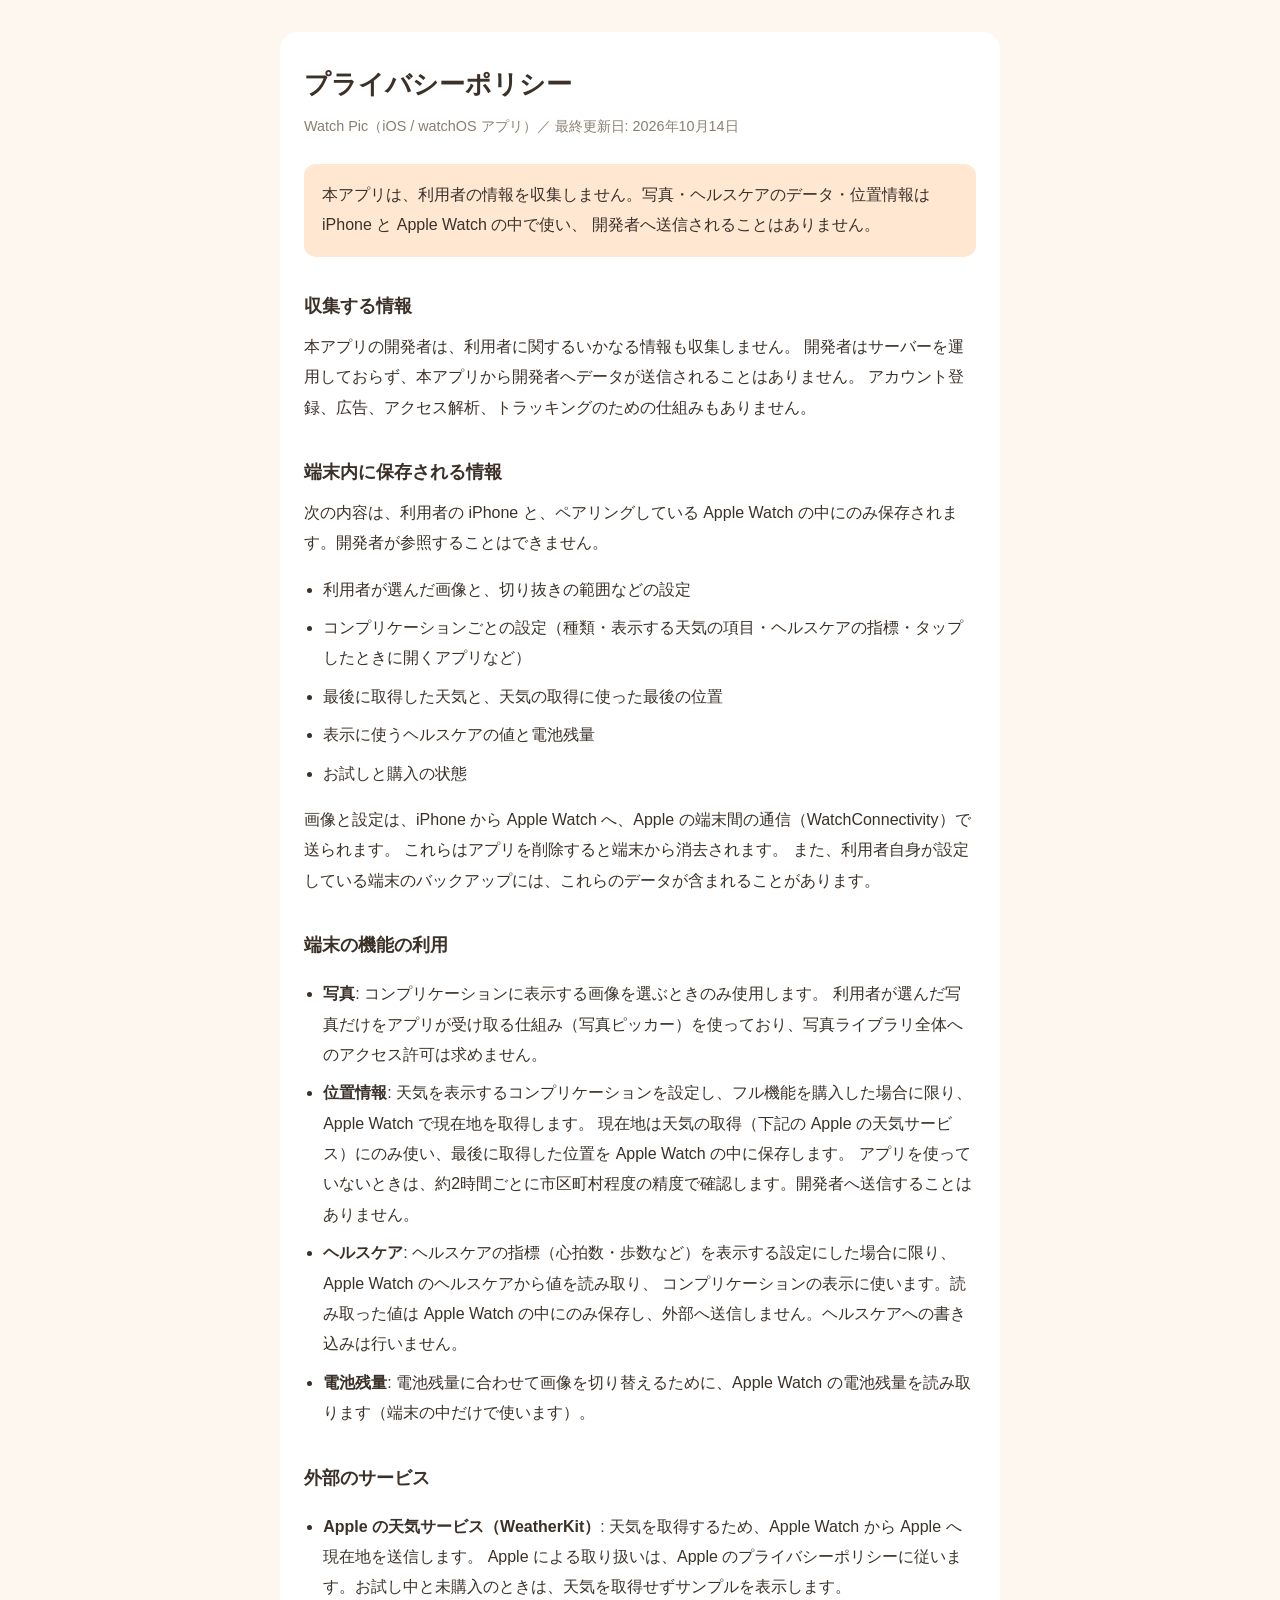
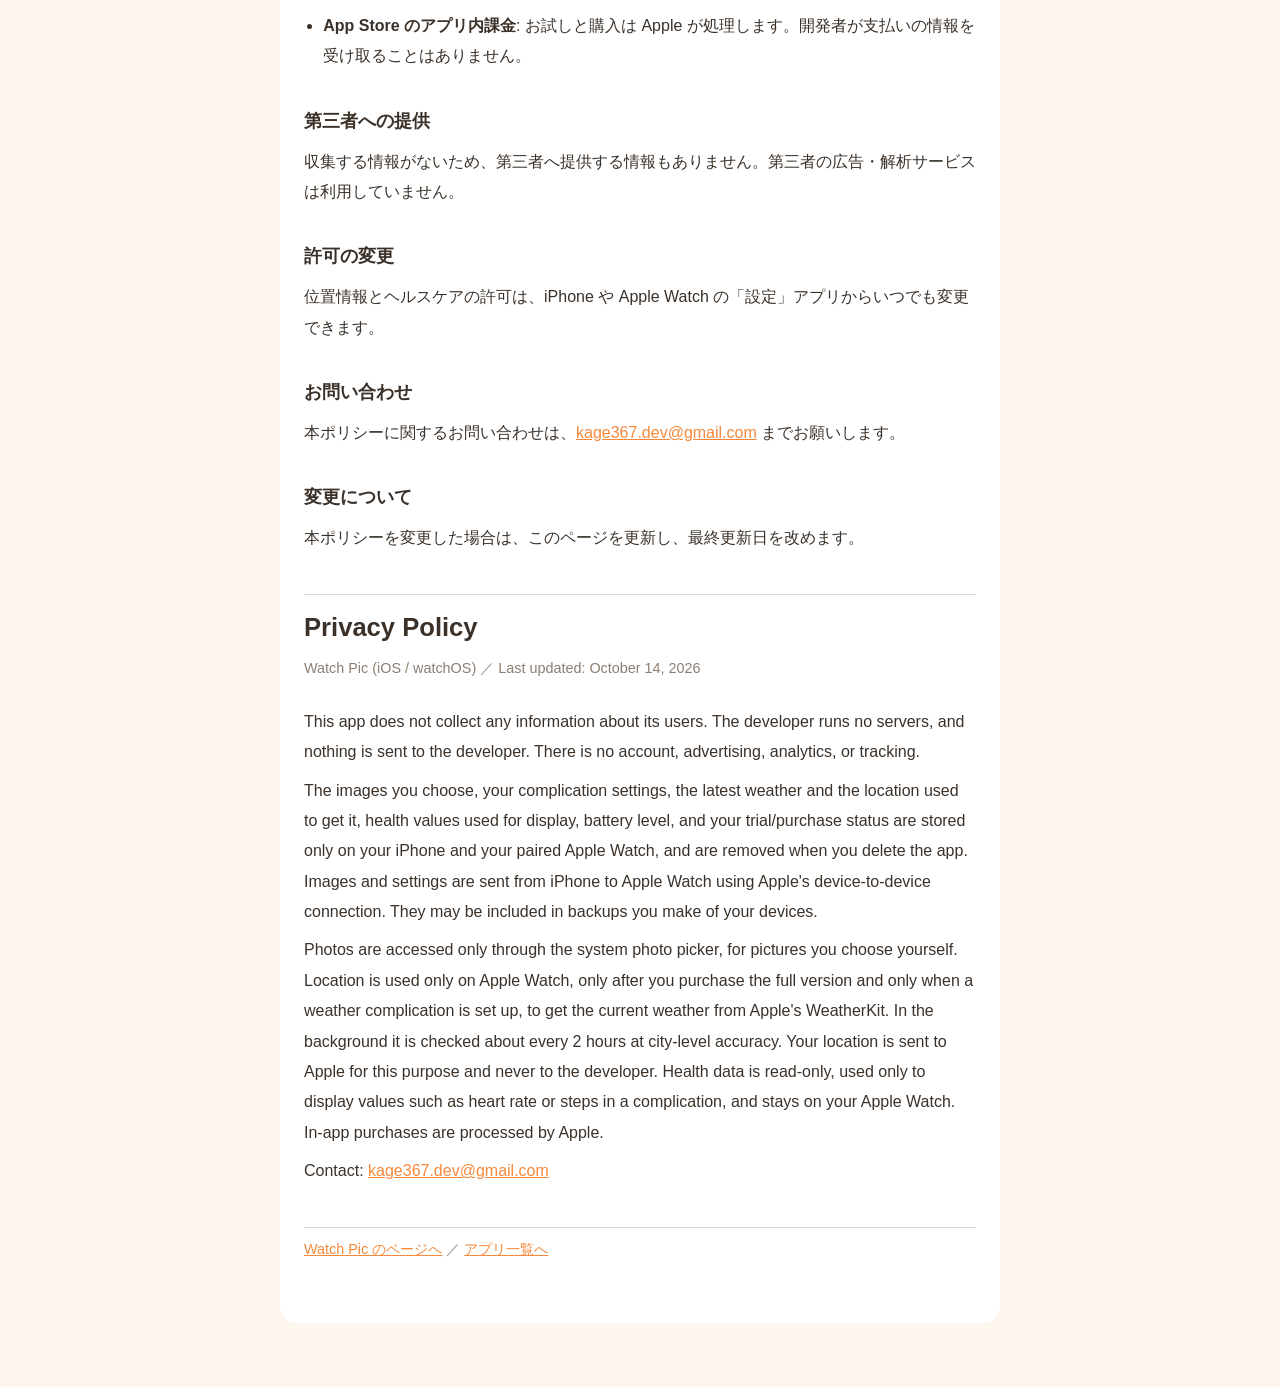
<file: watchpic/privacy.html>
<!DOCTYPE html>
<html lang="ja">
<head>
<meta charset="utf-8">
<meta name="viewport" content="width=device-width, initial-scale=1">
<title>プライバシーポリシー | Watch Pic</title>
<link rel="stylesheet" href="../style.css">
</head>
<body>
<main>
  <h1>プライバシーポリシー</h1>
  <p class="meta">Watch Pic（iOS / watchOS アプリ）／ 最終更新日: 2026年10月14日</p>

  <p class="summary">
    本アプリは、利用者の情報を収集しません。写真・ヘルスケアのデータ・位置情報は iPhone と Apple Watch の中で使い、
    開発者へ送信されることはありません。
  </p>

  <h2>収集する情報</h2>
  <p>
    本アプリの開発者は、利用者に関するいかなる情報も収集しません。
    開発者はサーバーを運用しておらず、本アプリから開発者へデータが送信されることはありません。
    アカウント登録、広告、アクセス解析、トラッキングのための仕組みもありません。
  </p>

  <h2>端末内に保存される情報</h2>
  <p>次の内容は、利用者の iPhone と、ペアリングしている Apple Watch の中にのみ保存されます。開発者が参照することはできません。</p>
  <ul>
    <li>利用者が選んだ画像と、切り抜きの範囲などの設定</li>
    <li>コンプリケーションごとの設定（種類・表示する天気の項目・ヘルスケアの指標・タップしたときに開くアプリなど）</li>
    <li>最後に取得した天気と、天気の取得に使った最後の位置</li>
    <li>表示に使うヘルスケアの値と電池残量</li>
    <li>お試しと購入の状態</li>
  </ul>
  <p>
    画像と設定は、iPhone から Apple Watch へ、Apple の端末間の通信（WatchConnectivity）で送られます。
    これらはアプリを削除すると端末から消去されます。
    また、利用者自身が設定している端末のバックアップには、これらのデータが含まれることがあります。
  </p>

  <h2>端末の機能の利用</h2>
  <ul>
    <li><strong>写真</strong>: コンプリケーションに表示する画像を選ぶときのみ使用します。
      利用者が選んだ写真だけをアプリが受け取る仕組み（写真ピッカー）を使っており、写真ライブラリ全体へのアクセス許可は求めません。</li>
    <li><strong>位置情報</strong>: 天気を表示するコンプリケーションを設定し、フル機能を購入した場合に限り、Apple Watch で現在地を取得します。
      現在地は天気の取得（下記の Apple の天気サービス）にのみ使い、最後に取得した位置を Apple Watch の中に保存します。
      アプリを使っていないときは、約2時間ごとに市区町村程度の精度で確認します。開発者へ送信することはありません。</li>
    <li><strong>ヘルスケア</strong>: ヘルスケアの指標（心拍数・歩数など）を表示する設定にした場合に限り、Apple Watch のヘルスケアから値を読み取り、
      コンプリケーションの表示に使います。読み取った値は Apple Watch の中にのみ保存し、外部へ送信しません。ヘルスケアへの書き込みは行いません。</li>
    <li><strong>電池残量</strong>: 電池残量に合わせて画像を切り替えるために、Apple Watch の電池残量を読み取ります（端末の中だけで使います）。</li>
  </ul>

  <h2>外部のサービス</h2>
  <ul>
    <li><strong>Apple の天気サービス（WeatherKit）</strong>: 天気を取得するため、Apple Watch から Apple へ現在地を送信します。
      Apple による取り扱いは、Apple のプライバシーポリシーに従います。お試し中と未購入のときは、天気を取得せずサンプルを表示します。</li>
    <li><strong>App Store のアプリ内課金</strong>: お試しと購入は Apple が処理します。開発者が支払いの情報を受け取ることはありません。</li>
  </ul>

  <h2>第三者への提供</h2>
  <p>収集する情報がないため、第三者へ提供する情報もありません。第三者の広告・解析サービスは利用していません。</p>

  <h2>許可の変更</h2>
  <p>位置情報とヘルスケアの許可は、iPhone や Apple Watch の「設定」アプリからいつでも変更できます。</p>

  <h2>お問い合わせ</h2>
  <p>本ポリシーに関するお問い合わせは、<a href="mailto:kage367.dev@gmail.com">kage367.dev@gmail.com</a> までお願いします。</p>

  <h2>変更について</h2>
  <p>本ポリシーを変更した場合は、このページを更新し、最終更新日を改めます。</p>

  <hr>

  <h1>Privacy Policy</h1>
  <p class="meta">Watch Pic (iOS / watchOS) ／ Last updated: October 14, 2026</p>
  <p>
    This app does not collect any information about its users. The developer runs no servers,
    and nothing is sent to the developer. There is no account, advertising, analytics, or tracking.
  </p>
  <p>
    The images you choose, your complication settings, the latest weather and the location used to get it,
    health values used for display, battery level, and your trial/purchase status are stored only on your
    iPhone and your paired Apple Watch, and are removed when you delete the app. Images and settings are sent
    from iPhone to Apple Watch using Apple's device-to-device connection. They may be included in backups you
    make of your devices.
  </p>
  <p>
    Photos are accessed only through the system photo picker, for pictures you choose yourself.
    Location is used only on Apple Watch, only after you purchase the full version and only when a weather
    complication is set up, to get the current weather from Apple's WeatherKit. In the background it is checked
    about every 2 hours at city-level accuracy. Your location is sent to Apple for this purpose and never to the
    developer. Health data is read-only, used only to display values such as heart rate or steps in a complication,
    and stays on your Apple Watch. In-app purchases are processed by Apple.
  </p>
  <p>Contact: <a href="mailto:kage367.dev@gmail.com">kage367.dev@gmail.com</a></p>

  <hr>
  <p class="meta"><a href="./">Watch Pic のページへ</a> ／ <a href="../">アプリ一覧へ</a></p>
</main>
</body>
</html>
</file>
<file: style.css>
/* アプリのページ共通スタイル。アプリ本体と同じ配色にしている。 */
:root {
  --bg: #fdf7ef;
  --card: #ffffff;
  --ink: #3b3129;
  --ink-soft: #8c7f72;
  --accent: #f5883a;
  --accent-soft: #ffe7d2;
}
@media (prefers-color-scheme: dark) {
  :root {
    --bg: #1c1815;
    --card: #262120;
    --ink: #f3ece4;
    --ink-soft: #b3a79a;
    --accent-soft: #3a2a1c;
  }
}

* { box-sizing: border-box; }

body {
  margin: 0;
  padding: 32px 16px 64px;
  background: var(--bg);
  color: var(--ink);
  font-family: -apple-system, BlinkMacSystemFont, "Hiragino Sans", "Noto Sans JP", sans-serif;
  line-height: 1.9;
  font-size: 16px;
}

main {
  max-width: 720px;
  margin: 0 auto;
  background: var(--card);
  border-radius: 18px;
  padding: 28px 24px 36px;
}

h1 { font-size: 1.6rem; margin: 0 0 4px; }
h2 { font-size: 1.15rem; margin: 32px 0 8px; }
p, li { margin: 8px 0; }
ul { padding-left: 1.2em; }
a { color: var(--accent); }

/* アプリのページの見出し（アイコンつき） */
.app-title {
  display: flex;
  align-items: center;
  gap: 14px;
}
.app-title img { width: 64px; height: 64px; border-radius: 15px; flex: none; }

.meta {
  color: var(--ink-soft);
  font-size: 0.9rem;
  margin: 0 0 24px;
}

.summary {
  background: var(--accent-soft);
  border-radius: 12px;
  padding: 16px 18px;
  margin: 20px 0 8px;
}

/* アプリ一覧のカード */
.app-list {
  list-style: none;
  padding: 0;
  margin: 24px 0 0;
}
.app-list li { margin: 0 0 12px; }
.app-list a {
  display: flex;
  align-items: center;
  gap: 14px;
  padding: 16px 18px;
  border-radius: 14px;
  background: var(--bg);
  color: var(--ink);
  text-decoration: none;
}
.app-list .icon { width: 56px; height: 56px; border-radius: 13px; flex: none; }
.app-list .name { font-weight: 700; }
.app-list .desc { color: var(--ink-soft); font-size: 0.9rem; }

hr {
  border: none;
  border-top: 1px solid var(--ink-soft);
  opacity: 0.3;
  margin: 40px 0 8px;
}

footer {
  max-width: 720px;
  margin: 20px auto 0;
  color: var(--ink-soft);
  font-size: 0.85rem;
  text-align: center;
}
footer a { color: var(--ink-soft); }
</file>
